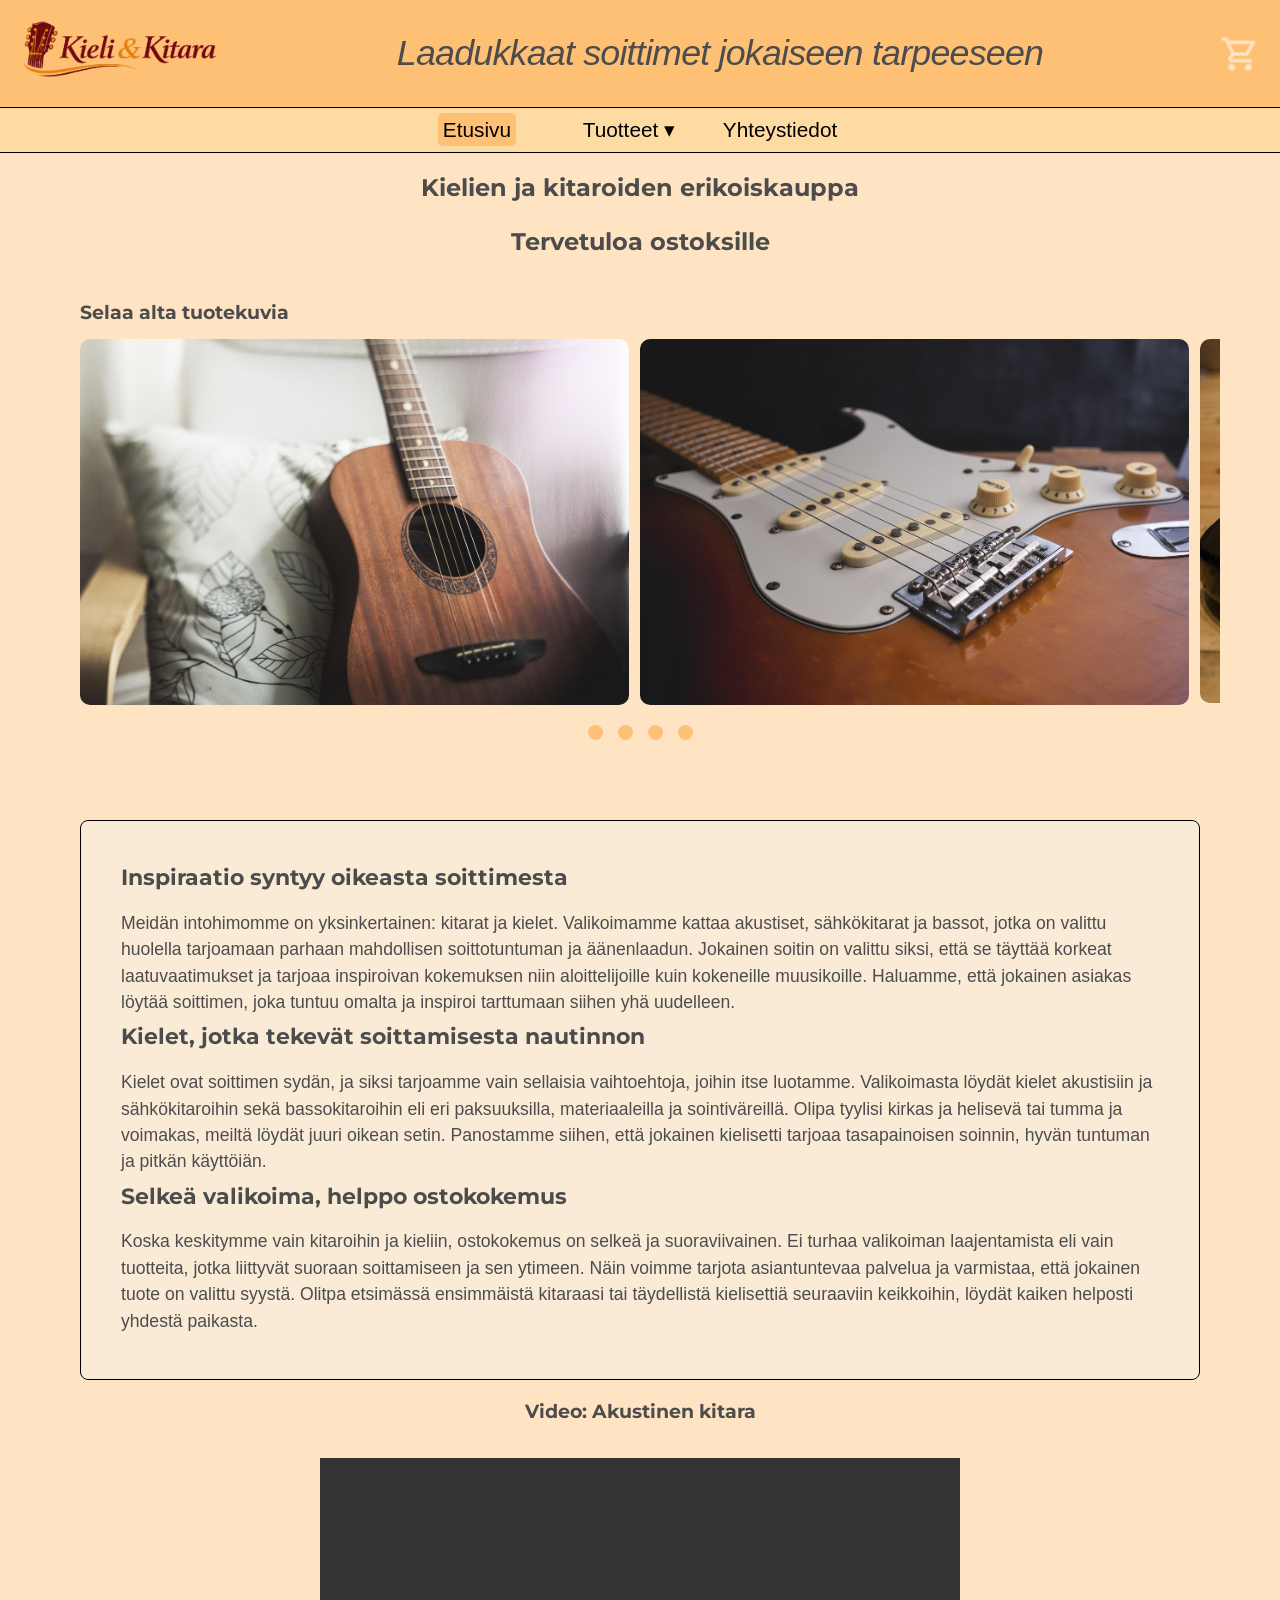
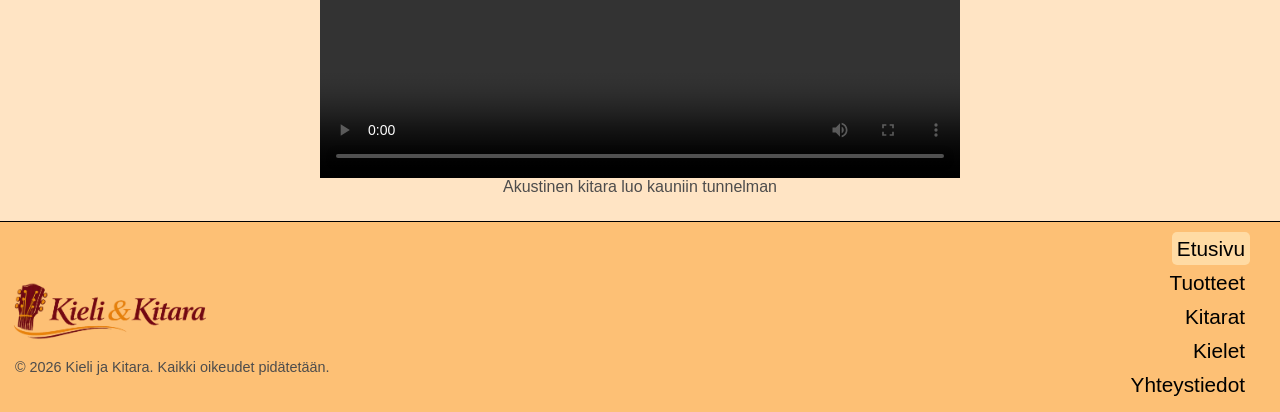
<file: index.html>
<!DOCTYPE html>
<html lang="fi">

<head>
    <meta charset="UTF-8">
    <meta name="viewport" content="width=device-width, initial-scale=1.0">
    <link href="css/styles.css" rel="stylesheet">
    <link href="https://fonts.googleapis.com/css2?family=Montserrat:ital,wght@0,100..900;1,100..900&display=swap"
        rel="stylesheet">
    <link rel="icon" href="images/favicon.ico" type="images/svg+xml">
    <title>Tervetuloa Kieli ja Kitara verkkokauppaan!</title>
</head>

<body>
    <div class="container">

        <!-- HEADER ALKAA -->
        <header class="header">
            <a href="index.html">
                <img class="logo" src="images/logo.png" alt="Logossa virityskoneisto sekä teksti kieli ja kitara"
                width="200" height="60">
            </a>

            <!-- HEADER TEKSTI -->
            <p class="logo-txt">Laadukkaat soittimet jokaiseen tarpeeseen</p>

            <!-- OSTOSKORIN KUVA -->
            <a href="#" class="cart-btn">
                <img src="images/shoppingCart.png" alt="Ostoskärryjen kuva" width="50" height="50">
            </a>
        </header>
        <!-- HEADER LOPPUU -->

        <!-- NAVIGATION ALKAA -->
        <nav class="nav">

            <!-- LINKIT -->
            <ul>
                <li><a href="index.html" class="active">Etusivu</a></li>

                <!-- DROPDOWN VALIKKO -->
                <li class="dropdown">
                    <a href="tuotteet.html">Tuotteet &#9662;</a>

                    <ul class="dropdown-menu">
                        <li><a href="kitarat.html">Kitarat</a></li>
                        <li><a href="kielet.html">Kielet</a></li>
                    </ul>
                </li>
                <!-- DROPDOWN VALIKKO PÄÄTTYY-->

                <li><a href="yhteys.html">Yhteystiedot</a></li>
            </ul>
        </nav>
        <!-- NAVIGOINTI LOPPUU -->

        <!-- SISÄLTÖALUE-->
        <main class="main">

            <!-- OTSIKOT -->
            <section class="otsikot">
                <h1>Kielien ja kitaroiden erikoiskauppa</h1>
                <h2>Tervetuloa ostoksille</h2>
            </section>

            <!-- KARUSELLI -->
            <section class="carousel-container">
                <h3>Selaa alta tuotekuvia</h3>

                <!-- NAVIGOINTI PAINIKKEET TOIMINTO -->
                <input type="radio" name="slider" id="slide1" checked>
                <input type="radio" name="slider" id="slide2">
                <input type="radio" name="slider" id="slide3">
                <input type="radio" name="slider" id="slide4">

                <!-- KARUSELLI -->
                <div class="carousel">
                    <figure class="carousel-card">
                        <img src="images/acoustic.jpg" alt="Akustinen kitara"
                        width="640" height="360">
                    </figure>

                    <figure class="carousel-card">
                        <img src="images/electric.jpg" alt="Sähkökitara" 
                        width="640" height="360">
                    </figure>

                    <figure class="carousel-card">
                        <img src="images/bass.jpg" alt="Bassokitara" 
                        width="640" height="360">
                    </figure>

                    <figure class="carousel-card">
                        <img src="images/electric2.jpg" alt="Sähkökitara" 
                        width="640" height="360">
                    </figure>

                    <figure class="carousel-card">
                        <img src="images/electric3.jpg" alt="Sähkökitara" 
                        width="640" height="360">
                    </figure>
                </div>

                <!-- NAVIGOINTI PAINIKKEET -->
                <nav class="carousel-nav">
                    <label for="slide1"></label>
                    <label for="slide2"></label>
                    <label for="slide3"></label>
                    <label for="slide4"></label>
                </nav>

            </section>
            <!-- KARUSELLI PÄÄTTYY -->

            <!-- TEKSTISISÄLTÖ ALKAA -->
            <article class="tekstit">
                <h3>Inspiraatio syntyy oikeasta soittimesta</h3>
                <p>
                    Meidän intohimomme on yksinkertainen: kitarat ja kielet. Valikoimamme kattaa akustiset, sähkökitarat
                    ja
                    bassot, jotka on valittu huolella tarjoamaan parhaan mahdollisen soittotuntuman ja äänenlaadun.
                    Jokainen
                    soitin on valittu siksi, että se täyttää korkeat laatuvaatimukset ja tarjoaa inspiroivan kokemuksen
                    niin
                    aloittelijoille kuin kokeneille muusikoille. Haluamme, että jokainen asiakas löytää soittimen, joka
                    tuntuu omalta ja
                    inspiroi tarttumaan siihen yhä uudelleen.
                </p>
                <h3>Kielet, jotka tekevät soittamisesta nautinnon</h3>
                <p>Kielet ovat soittimen sydän, ja siksi tarjoamme vain sellaisia vaihtoehtoja, joihin itse luotamme.
                    Valikoimasta löydät kielet akustisiin ja sähkökitaroihin sekä bassokitaroihin eli eri paksuuksilla,
                    materiaaleilla ja
                    sointiväreillä. Olipa tyylisi kirkas ja helisevä tai tumma ja voimakas, meiltä löydät juuri oikean
                    setin. Panostamme siihen, että jokainen kielisetti tarjoaa tasapainoisen soinnin, hyvän tuntuman ja
                    pitkän
                    käyttöiän.
                </p>
                <h3>Selkeä valikoima, helppo ostokokemus</h3>
                <p> Koska keskitymme vain kitaroihin ja kieliin, ostokokemus on selkeä ja suoraviivainen. Ei turhaa
                    valikoiman
                    laajentamista eli vain tuotteita, jotka liittyvät suoraan soittamiseen ja sen ytimeen. Näin voimme
                    tarjota
                    asiantuntevaa palvelua ja varmistaa, että jokainen tuote on valittu syystä. Olitpa etsimässä
                    ensimmäistä
                    kitaraasi tai täydellistä kielisettiä seuraaviin keikkoihin, löydät kaiken helposti yhdestä
                    paikasta.
                </p>
            </article>
            <!-- TEKSTISISÄLTÖ PÄÄTTYY -->

            <!-- VIDEO SISÄLTÖ -->
            <section class="video">
                <h3>Video: Akustinen kitara</h3>
                
                <video controls preload="metadata" width="640" height="360">
                    <source src="videos/guitar_video.mp4" type="video/mp4">
                </video>
                <p>Akustinen kitara luo kauniin tunnelman</p>
            </section>
            <!-- VIDEO SISÄLTÖ PÄÄTTYY -->
        </main>

        <!-- FOOTERI ALKAA -->
        <footer class="footer">
            <div class="footer-left">
                <a href="index.html">
                    <img class="footer-logo" src="images/logo.png"
                        alt="logossa virityskoneisto sekä teksti kieli ja kitara" 
                        width="200" height="60">
                </a>
                <!-- COPYRIGHT TEKSTI-->
                <p class="copyright">© 2026 Kieli ja Kitara. Kaikki oikeudet pidätetään.</p>
            </div>

            <!-- NAVIGOINTI LINKIT -->
            <nav class="footer-nav">
                <ul>
                    <li><a href="index.html" class="active">Etusivu</a></li>
                    <li><a href="tuotteet.html">Tuotteet</a></li>
                    <li><a href="kitarat.html">Kitarat</a></li>
                    <li><a href="kielet.html">Kielet</a></li>
                    <li><a href="yhteys.html">Yhteystiedot</a></li>
                </ul>
            </nav>
        </footer>
        <!-- FOOTERI PÄÄTTYY-->
    </div>
</body>

</html>
</file>
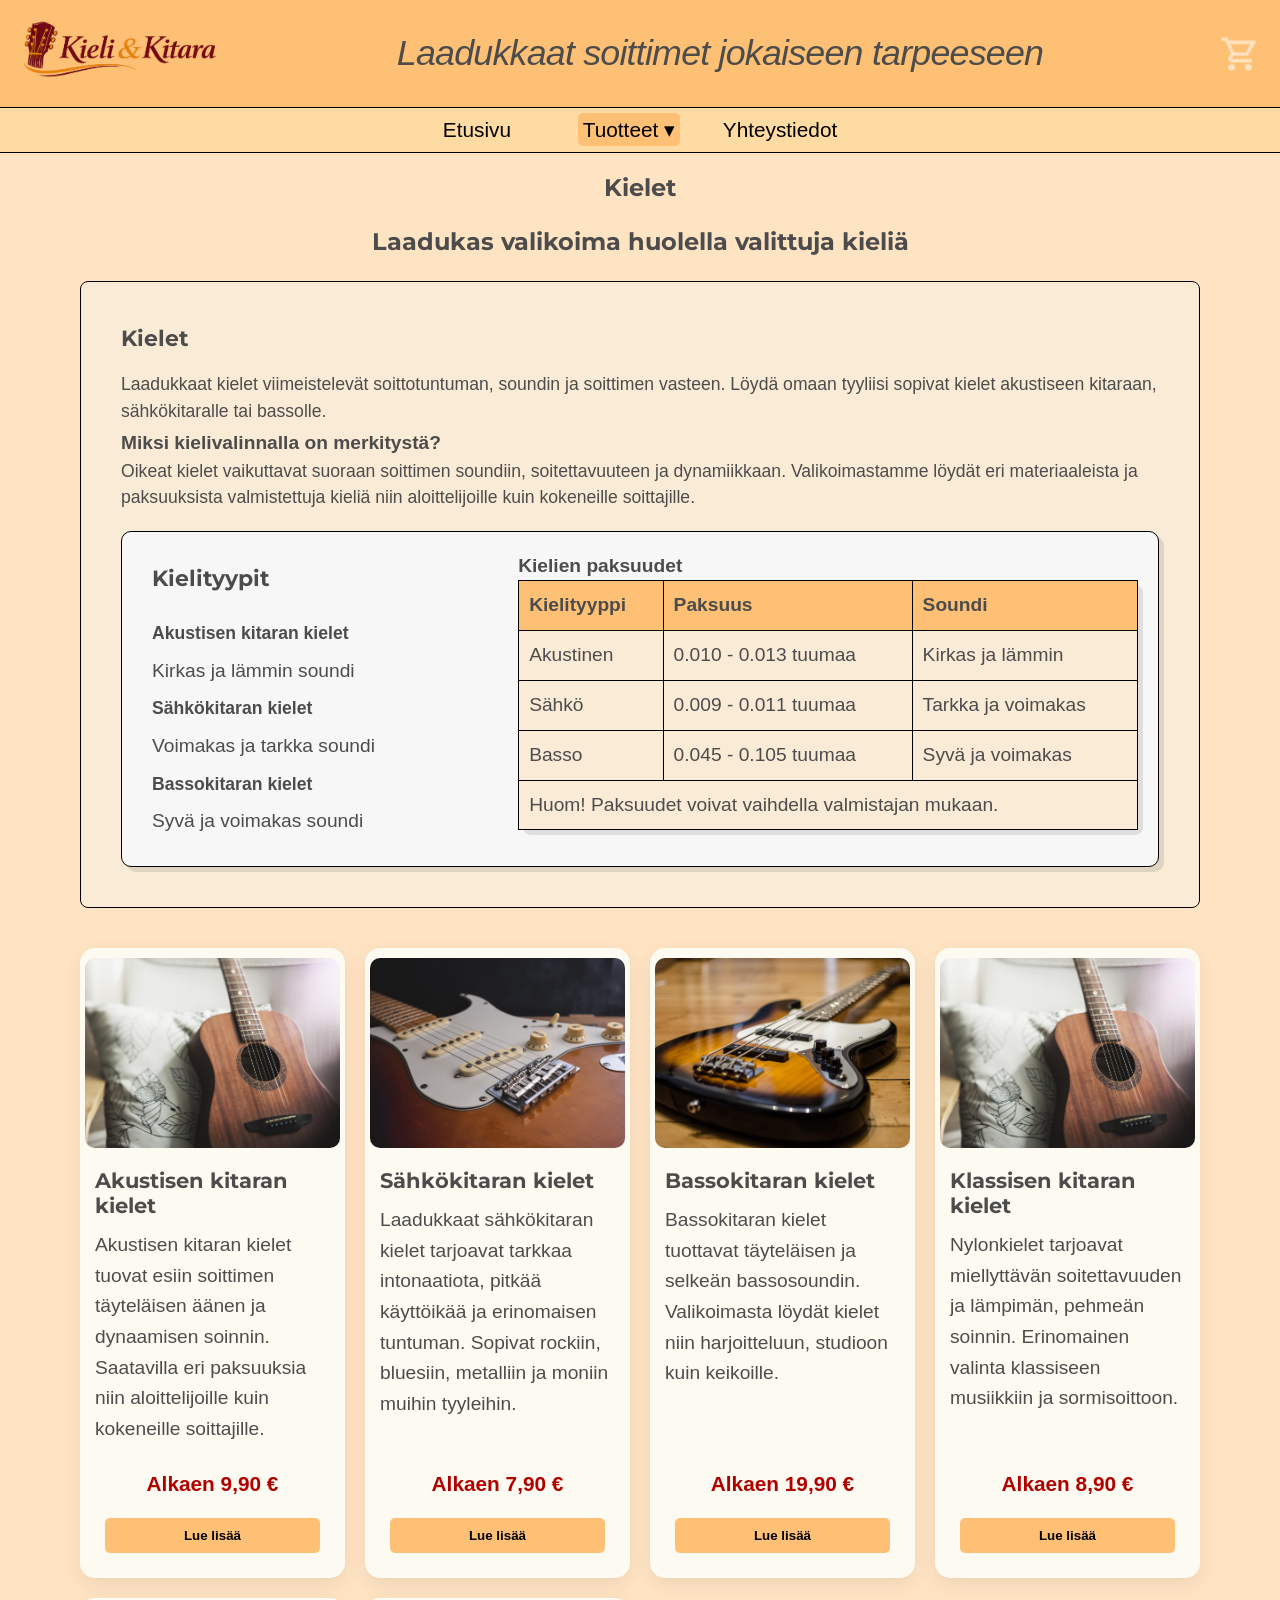
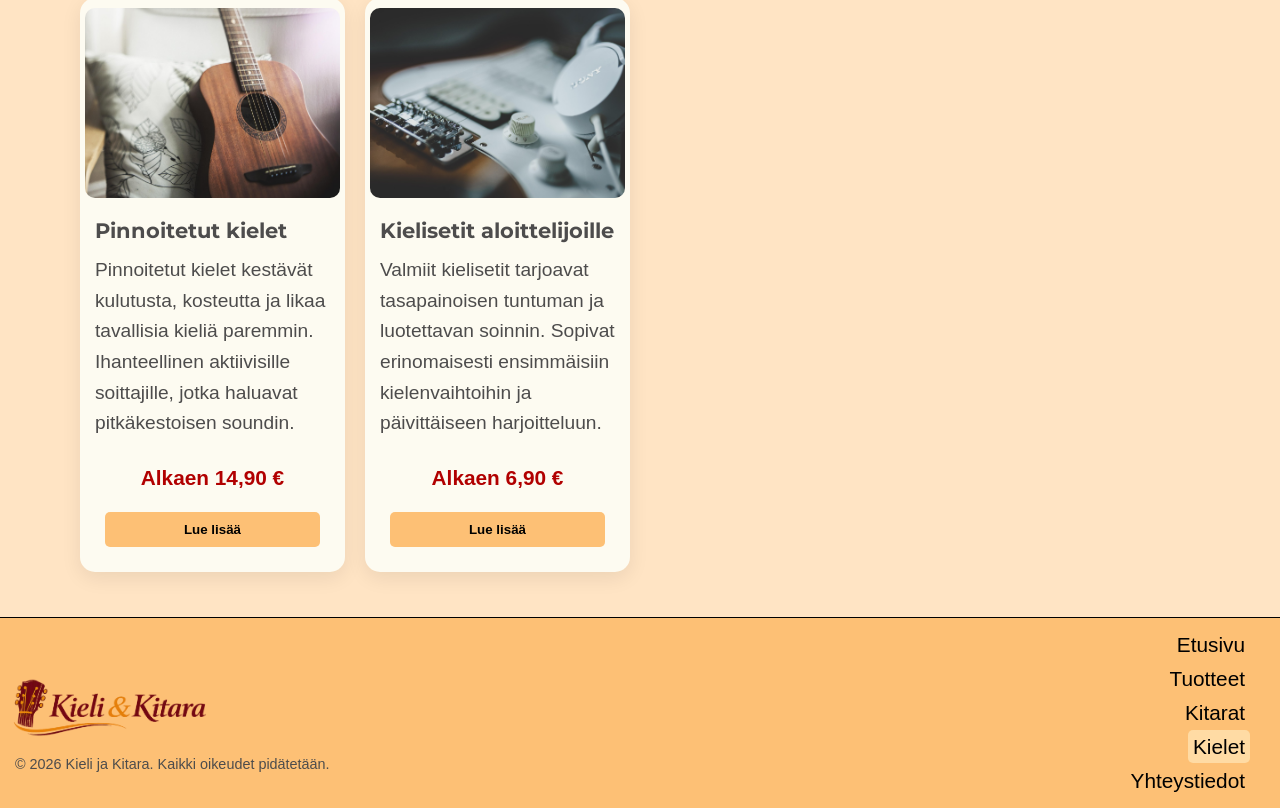
<file: kielet.html>
<!DOCTYPE html>
<html lang="fi">

<head>
    <meta charset="UTF-8">
    <meta name="viewport" content="width=device-width, initial-scale=1.0">
    <link href="css/styles.css" rel="stylesheet">
    <link href="https://fonts.googleapis.com/css2?family=Montserrat:ital,wght@0,100..900;1,100..900&display=swap"
        rel="stylesheet">
    <link rel="icon" href="images/favicon.ico" type="images/svg+xml">
    <title>Kielet</title>
</head>

<body>
    <div class="container">

        <!-- HEADER ALKAA -->
        <header class="header">
            <a href="index.html">
                <img class="logo" src="images/logo.png" alt="logossa virityskoneisto sekä teksti kieli ja kitara"
                    width="200" height="60">
            </a>

            <!-- HEADER TEKSTI -->
            <p class="logo-txt">Laadukkaat soittimet jokaiseen tarpeeseen</p>

            <!-- OSTOSKORIN KUVA -->
            <a href="#" class="cart-btn">
                <img src="images/shoppingCart.png" alt="Ostoskärryjen kuva" width="50" height="50">
            </a>
        </header>
        <!-- HEADER LOPPUU -->

        <!-- NAVIGATION ALKAA -->
        <nav class="nav">

            <!-- LINKIT -->
            <ul>
                <li><a href="index.html">Etusivu</a></li>

                <!-- DROPDOWN VALIKKO-->
                <li class="dropdown">
                    <a href="tuotteet.html" class="active">Tuotteet &#9662;</a>

                    <ul class="dropdown-menu">
                        <li><a href="kitarat.html">Kitarat</a></li>
                        <li><a href="kielet.html" class="active">Kielet</a></li>
                    </ul>
                </li>
                <!-- DROPDOWN VALIKKO PÄÄTTYY-->

                <li><a href="yhteys.html">Yhteystiedot</a></li>
            </ul>
        </nav>
        <!-- NAVIGOINTI LOPPUU -->

        <!-- SISÄLTÖALUE-->
        <main class="main">

            <!-- OTSIKOT -->
            <section class="otsikot">
                <h1>Kielet</h1>
                <h2>Laadukas valikoima huolella valittuja kieliä</h2>
            </section>

            <!-- TEKSTISISÄLTÖ ALKAA -->
            <article class="tekstit">
                <h3>Kielet</h3>
                <p>
                    Laadukkaat kielet viimeistelevät soittotuntuman, soundin ja soittimen vasteen.
                    Löydä omaan tyyliisi sopivat kielet akustiseen kitaraan, sähkökitaralle tai bassolle.
                </p>
                <h4>Miksi kielivalinnalla on merkitystä?</h4>
                <p>
                    Oikeat kielet vaikuttavat suoraan soittimen soundiin, soitettavuuteen ja dynamiikkaan.
                    Valikoimastamme löydät eri materiaaleista ja paksuuksista valmistettuja
                    kieliä niin aloittelijoille kuin kokeneille soittajille.
                </p>

                <!-- KIELILISTA ALKAA -->
                <section class="kielilista">
                    <ul>
                        <li>
                        <h3>Kielityypit</h3>
                        </li>
                        <li>
                            <strong>Akustisen kitaran kielet</strong>
                            Kirkas ja lämmin soundi
                        </li>
                        <li>
                            <strong>Sähkökitaran kielet</strong>
                            Voimakas ja tarkka soundi
                        </li>
                        <li>
                            <strong>Bassokitaran kielet</strong>
                            Syvä ja voimakas soundi
                        </li>
                    </ul>
                    <!-- KIELILISTA LOPPUU -->

                    <!-- KIELITAULUKKO ALKAA -->
                    <section class="kielitaulukko">
                        <h4>Kielien paksuudet</h4>
                        <table>
                            <thead>
                                <tr>
                                    <th>Kielityyppi</th>
                                    <th>Paksuus</th>
                                    <th>Soundi</th>
                                </tr>
                            </thead>
                            <tbody>
                                <tr>
                                    <td>Akustinen</td>
                                    <td>0.010 - 0.013 tuumaa</td>
                                    <td>Kirkas ja lämmin</td>
                                </tr>
                                <tr>
                                    <td>Sähkö</td>
                                    <td>0.009 - 0.011 tuumaa</td>
                                    <td>Tarkka ja voimakas</td>
                                </tr>
                                <tr>
                                    <td>Basso</td>
                                    <td>0.045 - 0.105 tuumaa</td>
                                    <td>Syvä ja voimakas</td>
                                </tr>
                            </tbody>
                            <tfoot>
                                <tr>
                                    <td colspan="3">Huom! Paksuudet voivat vaihdella valmistajan mukaan.</td>
                                </tr>
                            </tfoot>
                        </table>
                    </section>
                </section>
            </article>

            <!-- TUOTEKORTIT-->
            <div class="card-container">
                <article class="product-card">
                    <img src="images/acoustic.jpg" alt="Akustinen kitara" width="640" height="360">

                    <div class="card-content">
                        <h3>Akustisen kitaran kielet</h3>
                        <p>Akustisen kitaran kielet tuovat esiin soittimen täyteläisen äänen ja dynaamisen soinnin.
                            Saatavilla eri paksuuksia niin aloittelijoille kuin kokeneille soittajille.</p>
                        <div class="price">Alkaen 9,90 €</div>

                        <button class="button">Lue lisää</button>
                    </div>
                </article>
                <article class="product-card">
                    <img src="images/electric.jpg" alt="Sähkökitara" width="640" height="360">

                    <div class="card-content">
                        <h3>Sähkökitaran kielet</h3>
                        <p>Laadukkaat sähkökitaran kielet tarjoavat tarkkaa intonaatiota, pitkää käyttöikää
                            ja erinomaisen tuntuman. Sopivat rockiin, bluesiin, metalliin ja moniin muihin tyyleihin.
                        </p>
                        <div class="price">Alkaen 7,90 €</div>

                        <button class="button">Lue lisää</button>
                    </div>
                </article>
                <article class="product-card">
                    <img src="images/bass.jpg" alt="Bassokitara" width="640" height="360">

                    <div class="card-content">
                        <h3>Bassokitaran kielet</h3>
                        <p>Bassokitaran kielet tuottavat täyteläisen ja selkeän bassosoundin.
                            Valikoimasta löydät kielet niin harjoitteluun, studioon kuin keikoille.</p>
                        <div class="price">Alkaen 19,90 €</div>

                        <button class="button">Lue lisää</button>
                    </div>
                </article>
                <article class="product-card">
                    <img src="images/acoustic.jpg" alt="Akustinen kitara" width="640" height="360">

                    <div class="card-content">
                        <h3>Klassisen kitaran kielet</h3>
                        <p>Nylonkielet tarjoavat miellyttävän soitettavuuden ja lämpimän, pehmeän soinnin.
                            Erinomainen valinta klassiseen musiikkiin ja sormisoittoon.</p>
                        <div class="price">Alkaen 8,90 €</div>

                        <button class="button">Lue lisää</button>
                    </div>
                </article>
                <article class="product-card">
                    <img src="images/acoustic.jpg" alt="Akustinen kitara" width="640" height="360">

                    <div class="card-content">
                        <h3>Pinnoitetut kielet</h3>
                        <p>Pinnoitetut kielet kestävät kulutusta, kosteutta ja likaa tavallisia kieliä paremmin.
                            Ihanteellinen aktiivisille soittajille, jotka haluavat pitkäkestoisen soundin.</p>
                        <div class="price">Alkaen 14,90 €</div>

                        <button class="button">Lue lisää</button>
                    </div>
                </article>
                <article class="product-card">
                    <img src="images/electric3.jpg" alt="Sähkökitara" width="640" height="360">

                    <div class="card-content">
                        <h3>Kielisetit aloittelijoille</h3>
                        <p>Valmiit kielisetit tarjoavat tasapainoisen tuntuman ja luotettavan soinnin.
                            Sopivat erinomaisesti ensimmäisiin kielenvaihtoihin ja päivittäiseen harjoitteluun.</p>
                        <div class="price">Alkaen 6,90 €</div>

                        <button class="button">Lue lisää</button>
                    </div>
                </article>
            </div>
        </main>

        <!-- FOOTERI ALKAA -->
        <footer class="footer">
            <div class="footer-left">
                <a href="index.html">
                    <img class="footer-logo" src="images/logo.png"
                        alt="logossa virityskoneisto sekä teksti kieli ja kitara" width="200" height="60">
                </a>
                <!-- COPYRIGHT TEKSTI-->
                <p class="copyright">© 2026 Kieli ja Kitara. Kaikki oikeudet pidätetään.</p>
            </div>

            <!-- NAVIGOINTI LINKIT -->
            <nav class="footer-nav">
                <ul>
                    <li><a href="index.html">Etusivu</a></li>
                    <li><a href="tuotteet.html">Tuotteet</a></li>
                    <li><a href="kitarat.html">Kitarat</a></li>
                    <li><a href="kielet.html" class="active">Kielet</a></li>
                    <li><a href="yhteys.html">Yhteystiedot</a></li>
                </ul>
            </nav>
        </footer>
        <!-- FOOTERI PÄÄTTYY-->
    </div>
</body>

</html>
</file>
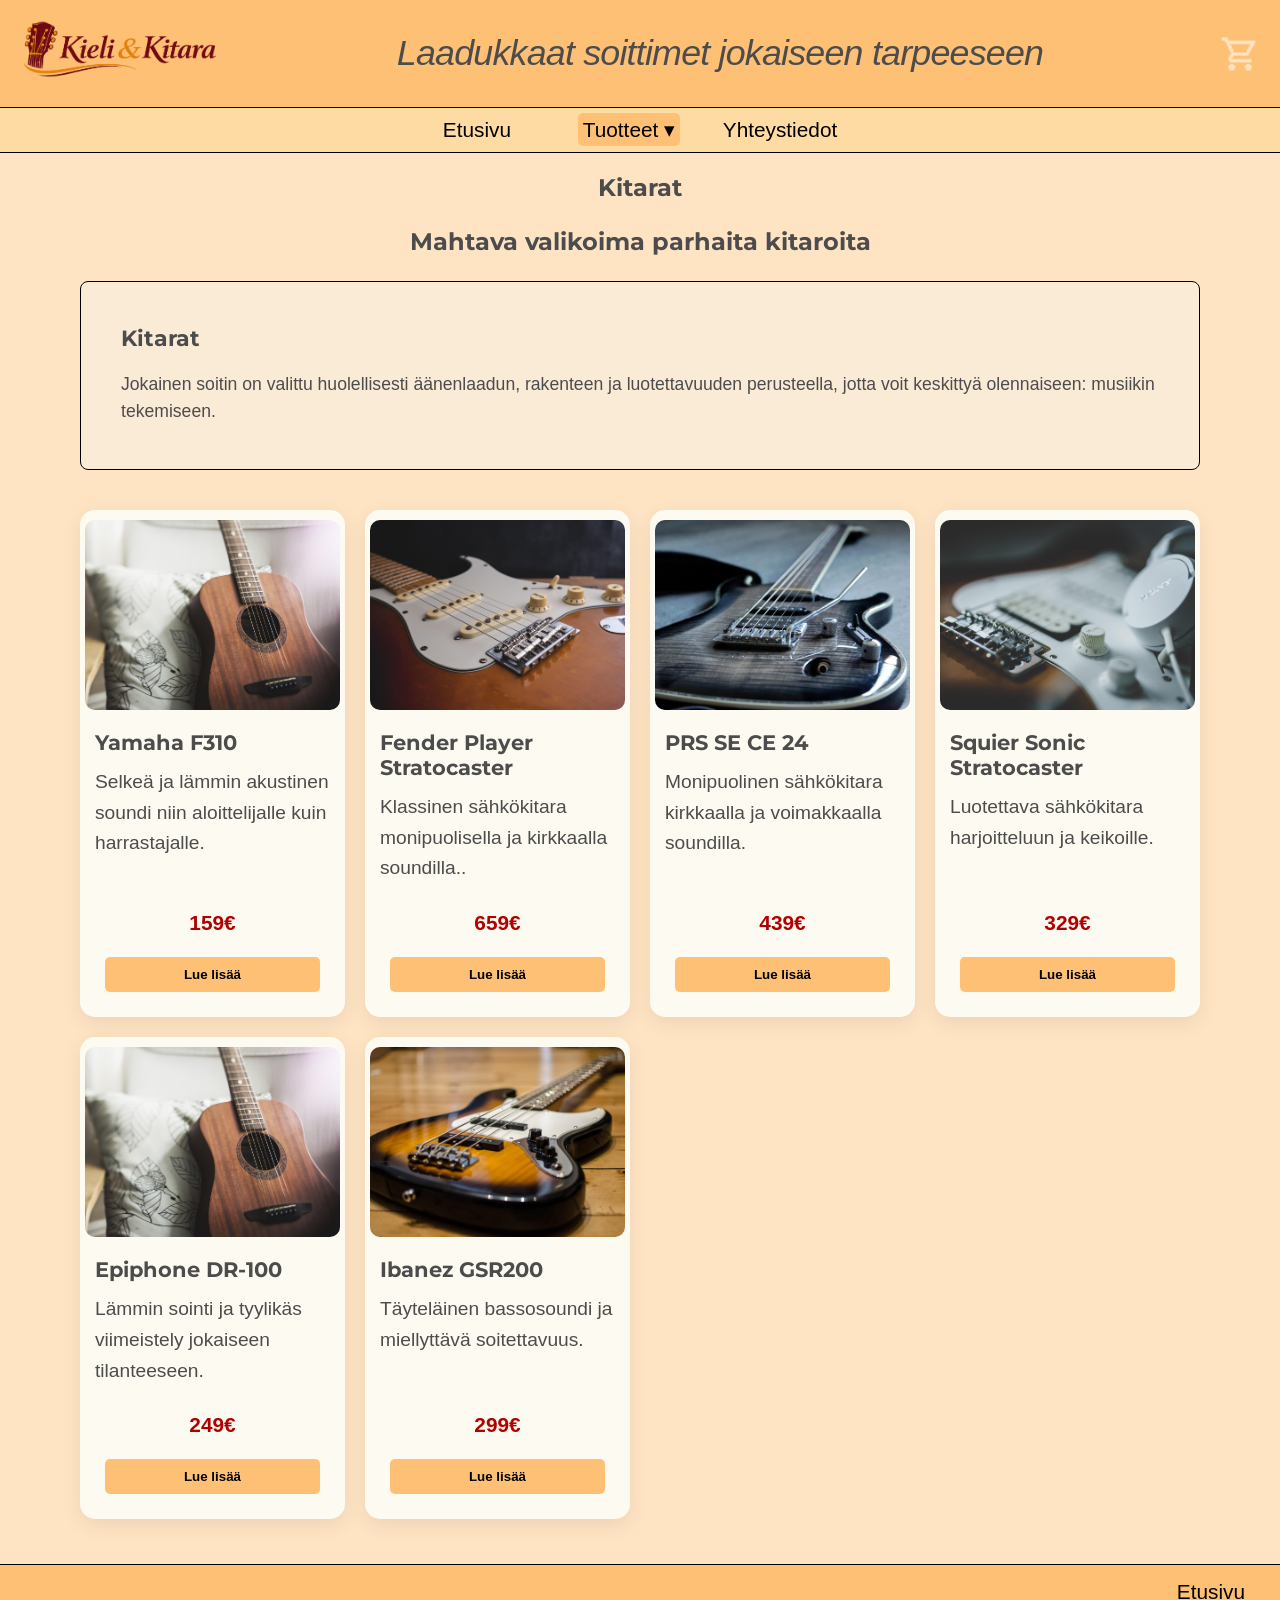
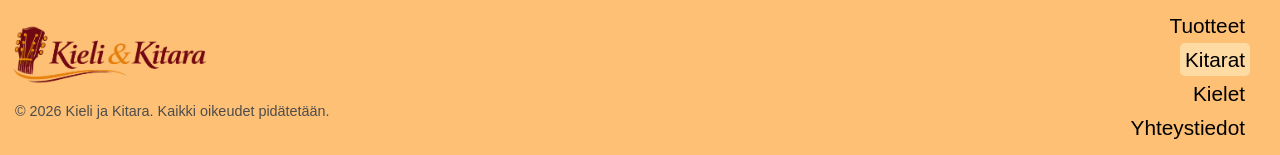
<file: kitarat.html>
<!DOCTYPE html>
<html lang="fi">

<head>
    <meta charset="UTF-8">
    <meta name="viewport" content="width=device-width, initial-scale=1.0">
    <link href="css/styles.css" rel="stylesheet">
    <link href="https://fonts.googleapis.com/css2?family=Montserrat:ital,wght@0,100..900;1,100..900&display=swap"
        rel="stylesheet">
    <link rel="icon" href="images/favicon.ico" type="images/svg+xml">
    <title>Kitarat</title>
</head>

<body>
    <div class="container">

        <!-- HEADER ALKAA -->
        <header class="header">
            <a href="index.html">
                <img class="logo" src="images/logo.png" alt="logossa virityskoneisto sekä teksti kieli ja kitara" 
                width="200" height="60">
            </a>

            <!-- HEADER TEKSTI -->
            <p class="logo-txt">Laadukkaat soittimet jokaiseen tarpeeseen</p>

            <!-- OSTOSKORIN KUVA -->
            <a href="#" class="cart-btn">
                <img src="images/shoppingCart.png" alt="Ostoskärryjen kuva" width="50" height="50">
            </a>
        </header>
        <!-- HEADER LOPPUU -->

        <!-- NAVIGATION ALKAA -->
        <nav class="nav">

            <!-- LINKIT -->
            <ul>
                <li><a href="index.html">Etusivu</a></li>

                <!-- DROPDOWN VALIKKO-->
                <li class="dropdown">
                    <a href="tuotteet.html" class="active">Tuotteet &#9662;</a>

                    <ul class="dropdown-menu">
                        <li><a href="kitarat.html" class="active">Kitarat</a></li>
                        <li><a href="kielet.html">Kielet</a></li>
                    </ul>
                </li>
                <!-- DROPDOWN VALIKKO PÄÄTTYY-->

                <li><a href="yhteys.html">Yhteystiedot</a></li>
            </ul>
        </nav>
        <!-- NAVIGOINTI LOPPUU -->

        <!-- SISÄLTÖALUE-->
        <main class="main">

            <!-- OTSIKOT -->
            <section class="otsikot">
                <h1>Kitarat</h1>
                <h2>Mahtava valikoima parhaita kitaroita</h2>
            </section>

            <!-- TEKSTISISÄLTÖ ALKAA -->
            <article class="tekstit">
                <h3>Kitarat</h3>
                <p>
                    Jokainen soitin on
                    valittu
                    huolellisesti äänenlaadun, rakenteen ja luotettavuuden perusteella, jotta voit keskittyä
                    olennaiseen:
                    musiikin tekemiseen.
                </p>
            </article>

            <!-- TUOTEKORTIT -->
            <div class="card-container">
                <article class="product-card">
                    <img src="images/acoustic.jpg" alt="Akustinen kitara"
                    width="640" height="360">

                    <div class="card-content">
                        <h3>Yamaha F310</h3>
                        <p>Selkeä ja lämmin akustinen soundi niin aloittelijalle kuin harrastajalle.</p>
                        <div class="price">159€</div>

                        <button class="button">Lue lisää</button>
                    </div>
                </article>
                <article class="product-card">
                    <img src="images/electric.jpg" alt="Sähkökitara"
                    width="640" height="360">

                    <div class="card-content">
                        <h3>Fender Player Stratocaster</h3>
                        <p>Klassinen sähkökitara monipuolisella ja kirkkaalla soundilla..</p>
                        <div class="price">659€</div>

                        <button class="button">Lue lisää</button>
                    </div>
                </article>
                <article class="product-card">
                    <img src="images/electric2.jpg" alt="Sähkökitara"
                    width="640" height="360">

                    <div class="card-content">
                        <h3>PRS SE CE 24</h3>
                        <p>Monipuolinen sähkökitara kirkkaalla ja voimakkaalla soundilla.</p>
                        <div class="price">439€</div>

                        <button class="button">Lue lisää</button>
                    </div>
                </article>
                <article class="product-card">
                    <img src="images/electric3.jpg" alt="Sähkökitara"
                    width="640" height="360">

                    <div class="card-content">
                        <h3>Squier Sonic Stratocaster</h3>
                        <p>Luotettava sähkökitara harjoitteluun ja keikoille.</p>
                        <div class="price">329€</div>

                        <button class="button">Lue lisää</button>
                    </div>
                </article>
                <article class="product-card">
                    <img src="images/acoustic.jpg" alt="Akustinen kitara"
                    width="640" height="360">

                    <div class="card-content">
                        <h3>Epiphone DR-100</h3>
                        <p>Lämmin sointi ja tyylikäs viimeistely jokaiseen tilanteeseen.</p>
                        <div class="price">249€</div>

                        <button class="button">Lue lisää</button>
                    </div>
                </article>
                <article class="product-card">
                    <img src="images/bass.jpg" alt="Bassokitara"
                    width="640" height="360">

                    <div class="card-content">
                        <h3>Ibanez GSR200</h3>
                        <p>Täyteläinen bassosoundi ja miellyttävä soitettavuus.</p>
                        <div class="price">299€</div>

                        <button class="button">Lue lisää</button>
                    </div>
                </article>
            </div>
        </main>

        <!-- FOOTERI ALKAA -->
        <footer class="footer">
            <div class="footer-left">
                <a href="index.html">
                    <img class="footer-logo" src="images/logo.png"
                        alt="logossa virityskoneisto sekä teksti kieli ja kitara" 
                        width="200" height="60">
                </a>
                <!-- COPYRIGHT TEKSTI-->
                <p class="copyright">© 2026 Kieli ja Kitara. Kaikki oikeudet pidätetään.</p>
            </div>

            <!-- NAVIGOINTI LINKIT -->
            <nav class="footer-nav">
                <ul>
                    <li><a href="index.html">Etusivu</a></li>
                    <li><a href="tuotteet.html">Tuotteet</a></li>
                    <li><a href="kitarat.html" class="active">Kitarat</a></li>
                    <li><a href="kielet.html">Kielet</a></li>
                    <li><a href="yhteys.html">Yhteystiedot</a></li>
                </ul>
            </nav>
        </footer>
        <!-- FOOTERI PÄÄTTYY-->
    </div>
</body>

</html>
</file>
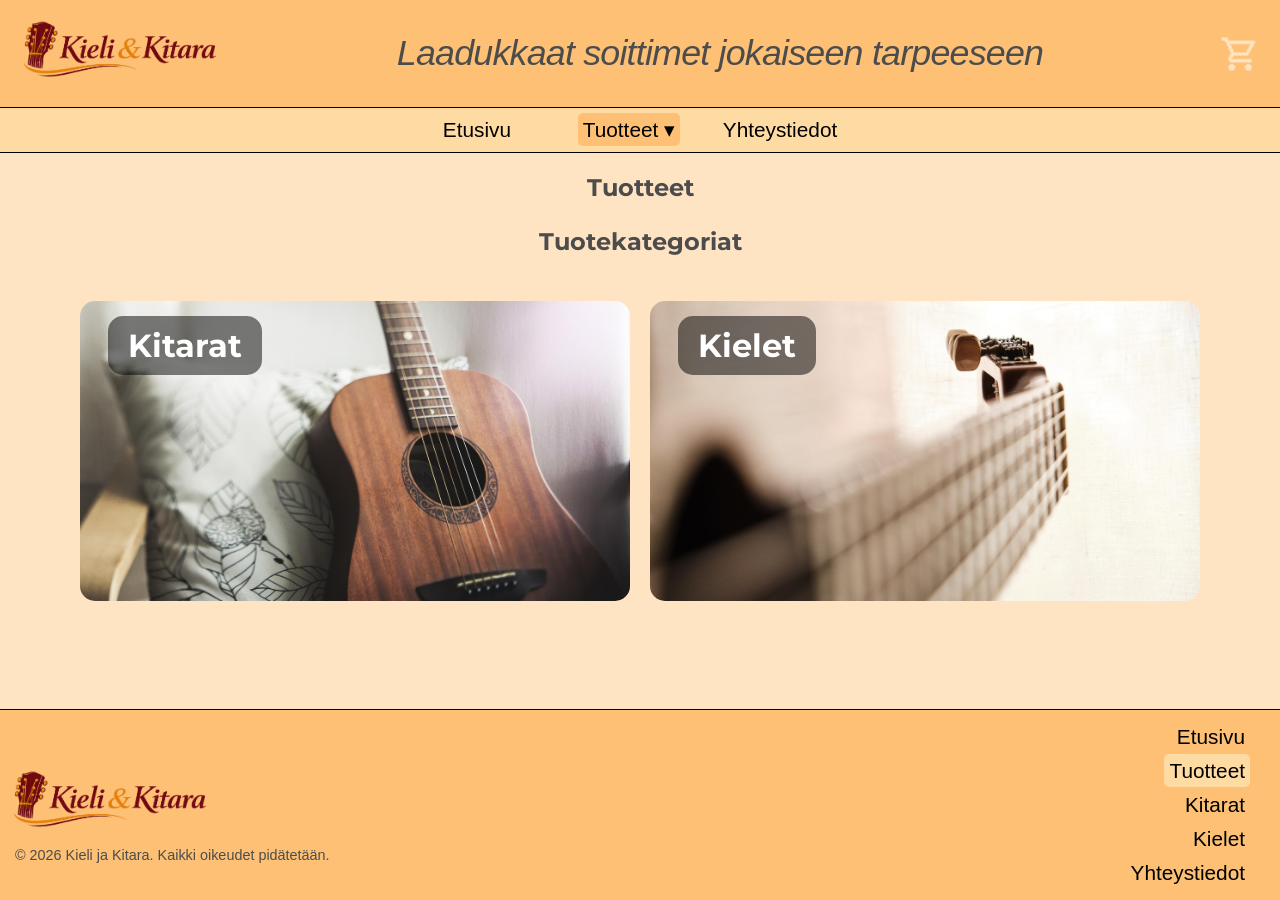
<file: tuotteet.html>
<!DOCTYPE html>
<html lang="fi">

<head>
    <meta charset="UTF-8">
    <meta name="viewport" content="width=device-width, initial-scale=1.0">
    <link href="css/styles.css" rel="stylesheet">
    <link href="https://fonts.googleapis.com/css2?family=Montserrat:ital,wght@0,100..900;1,100..900&display=swap"
        rel="stylesheet">
    <link rel="icon" href="images/favicon.ico" type="images/svg+xml">
    <title>Tuotteet</title>
</head>

<body>
    <div class="container">

        <!-- HEADER ALKAA -->
        <header class="header">
            <a href="index.html">
                <img class="logo" src="images/logo.png" alt="logossa virityskoneisto sekä teksti kieli ja kitara"
                    width="200" height="60">
            </a>

            <!-- HEADER TEKSTI -->
            <p class="logo-txt">Laadukkaat soittimet jokaiseen tarpeeseen</p>

            <!-- OSTOSKORIN KUVA -->
            <a href="#" class="cart-btn">
                <img src="images/shoppingCart.png" alt="Ostoskärryjen kuva" width="50" height="50">
            </a>
        </header>
        <!-- HEADER LOPPUU -->

        <!-- NAVIGATION ALKAA -->
        <nav class="nav">

            <!-- LINKIT -->
            <ul>
                <li><a href="index.html">Etusivu</a></li>

                <!-- DROPDOWN VALIKKO-->
                <li class="dropdown">
                    <a href="tuotteet.html" class="active">Tuotteet &#9662;</a>

                    <ul class="dropdown-menu">
                        <li><a href="kitarat.html">Kitarat</a></li>
                        <li><a href="kielet.html">Kielet</a></li>
                    </ul>
                </li>
                <!-- DROPDOWN VALIKKO PÄÄTTYY-->

                <li><a href="yhteys.html">Yhteystiedot</a></li>
            </ul>
        </nav>
        <!-- NAVIGOINTI LOPPUU -->

        <!-- SISÄLTÖALUE-->
        <main class="main">

            <!-- OTSIKOT -->
            <section class="otsikot">
                <h1>Tuotteet</h1>
                <h2>Tuotekategoriat</h2>
            </section>

            <!-- KATEGORIA KORTIT -->
            <section class="products-page-container">
                <a href="kitarat.html" class="products-page-card">
                    <img src="images/acoustic.jpg" alt="Akustinen kitara" width="640" height="360">
                    <h3>Kitarat</h3>
                </a>
                <a href="kielet.html" class="products-page-card">
                    <img src="images/strings.jpg" alt="Kitaran kielet" width="640" height="360">
                    <h3>Kielet</h3>
                </a>
            </section>
        </main>

        <!-- FOOTERI ALKAA -->
        <footer class="footer">
            <div class="footer-left">
                <a href="index.html">
                    <img class="footer-logo" src="images/logo.png"
                        alt="logossa virityskoneisto sekä teksti kieli ja kitara" width="200" height="60">
                </a>
                <!-- COPYRIGHT TEKSTI-->
                <p class="copyright">© 2026 Kieli ja Kitara. Kaikki oikeudet pidätetään.</p>
            </div>

            <!-- NAVIGOINTI LINKIT -->
            <nav class="footer-nav">
                <ul>
                    <li><a href="index.html">Etusivu</a></li>
                    <li><a href="tuotteet.html" class="active">Tuotteet</a></li>
                    <li><a href="kitarat.html">Kitarat</a></li>
                    <li><a href="kielet.html">Kielet</a></li>
                    <li><a href="yhteys.html">Yhteystiedot</a></li>
                </ul>
            </nav>
        </footer>
        <!-- FOOTERI PÄÄTTYY-->
    </div>
</body>

</html>
</file>
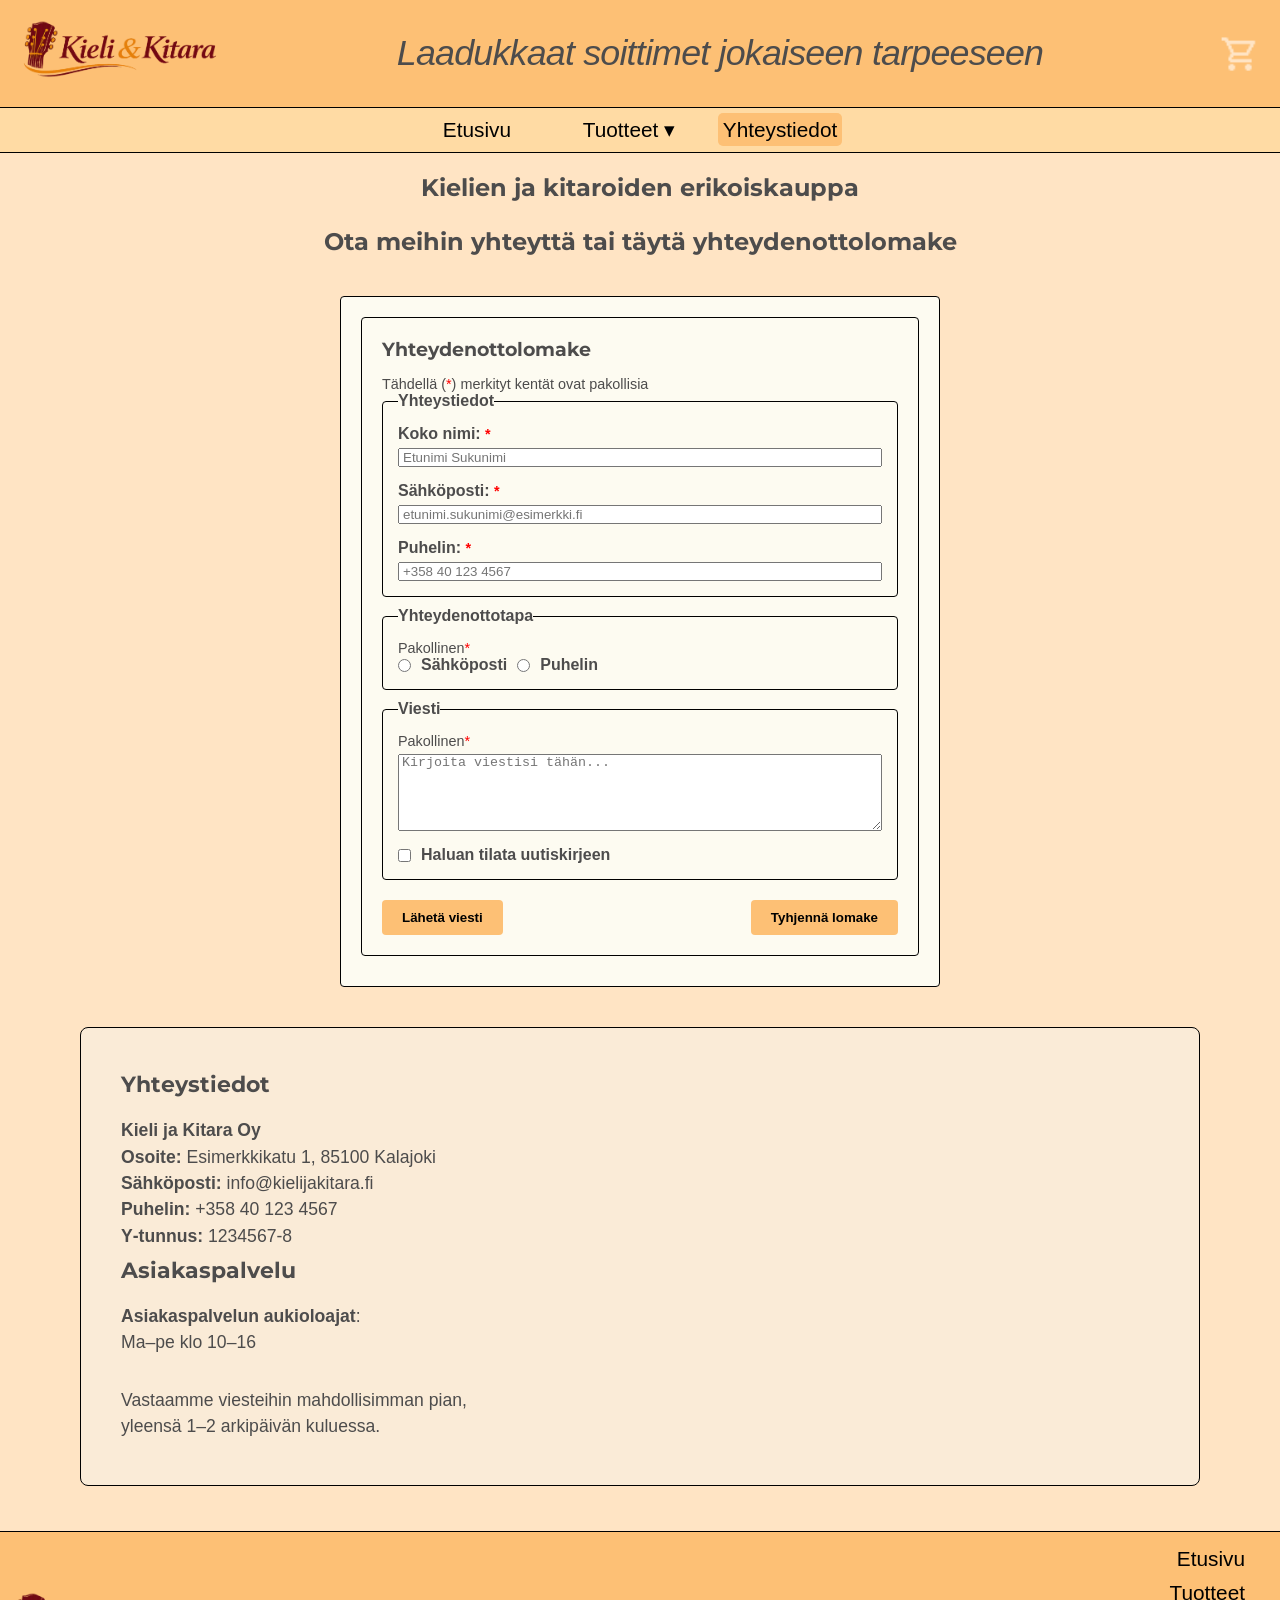
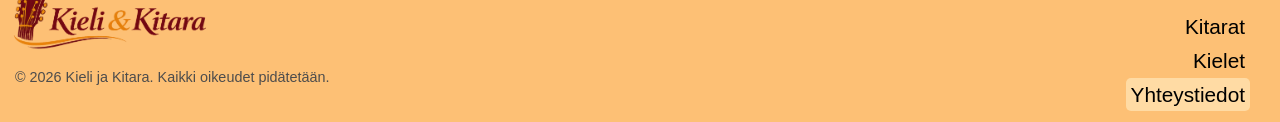
<file: yhteys.html>
<!DOCTYPE html>
<html lang="fi">

<head>
    <meta charset="UTF-8">
    <meta name="viewport" content="width=device-width, initial-scale=1.0">
    <link href="css/styles.css" rel="stylesheet">
    <link href="https://fonts.googleapis.com/css2?family=Montserrat:ital,wght@0,100..900;1,100..900&display=swap"
        rel="stylesheet">
    <link rel="icon" href="images/favicon.ico" type="images/svg+xml">
    <title>Yhteystiedot</title>
</head>

<body>
    <div class="container">

        <!-- HEADER ALKAA -->
        <header class="header">
            <a href="index.html">
                <img class="logo" src="images/logo.png" alt="logossa virityskoneisto sekä teksti kieli ja kitara"
                    width="200" height="60">
            </a>

            <!-- HEADER TEKSTI -->
            <p class="logo-txt">Laadukkaat soittimet jokaiseen tarpeeseen</p>

            <!-- OSTOSKORIN KUVA -->
            <a href="#" class="cart-btn">
                <img src="images/shoppingCart.png" alt="Ostoskärryjen kuva" width="50" height="50">
            </a>
        </header>
        <!-- HEADER LOPPUU -->

        <!-- NAVIGATION ALKAA -->
        <nav class="nav">

            <!-- LINKIT -->
            <ul>
                <li><a href="index.html">Etusivu</a></li>

                <!-- DROPDOWN VALIKKO-->
                <li class="dropdown">
                    <a href="tuotteet.html">Tuotteet &#9662;</a>

                    <ul class="dropdown-menu">
                        <li><a href="kitarat.html">Kitarat</a></li>
                        <li><a href="kielet.html">Kielet</a></li>
                    </ul>
                </li>
                <!-- DROPDOWN VALIKKO PÄÄTTYY-->

                <li><a href="yhteys.html" class="active">Yhteystiedot</a></li>
            </ul>
        </nav>

        <!-- SISÄLTÖALUE-->
        <main class="main">
            <section class="otsikot">
                <h1>Kielien ja kitaroiden erikoiskauppa</h1>
                <h2>Ota meihin yhteyttä tai täytä yhteydenottolomake</h2>
            </section>

            <!-- YHTEYDENOTTOLOMAKE ALKAA -->
            <section class="lomake">
                <form action="#" method="post">
                    <!-- YHTEYDENOTTOLOMAKE OTSIKKO -->
                    <h3>Yhteydenottolomake</h3>
                    <p>Tähdellä (<span class="pakollinen">*</span>) merkityt kentät ovat pakollisia</p>
                    <fieldset>
                        <legend>Yhteystiedot</legend>
                        <!-- NIMI -->
                        <div class="kentta">
                            <label for="name">
                                Koko nimi:
                                <span class="pakollinen">*</span>
                            </label>
                            <input type="text" id="name" name="kokonimi" placeholder="Etunimi Sukunimi"
                                autocomplete="name" maxlength="100" required>
                        </div>
                        <!-- SÄHKÖPOSTI -->
                        <div class="kentta">
                            <label for="email">
                                Sähköposti:
                                <span class="pakollinen">*</span>
                            </label>
                            <input type="email" id="email" name="sahkoposti" placeholder="etunimi.sukunimi@esimerkki.fi"
                                autocomplete="email" maxlength="100" required>
                        </div>
                        <!-- PUHELIN -->
                        <div class="kentta">
                            <label for="phone">
                                Puhelin:
                                <span class="pakollinen">*</span>
                            </label>
                            <input type="tel" id="phone" name="puhelin" placeholder="+358 40 123 4567"
                                autocomplete="tel" maxlength="20" required>
                        </div>
                    </fieldset>

                    <fieldset>
                        <legend>Yhteydenottotapa</legend>
                        <div class="kentta">
                            <p>Pakollinen<span class="pakollinen">*</span></p>
                            <!-- RADIOBUTTONS -->
                            <div class="valinta">
                                <input type="radio" id="contact-email" name="yhteydenottotapa" value="sahkoposti"
                                    required>
                                <label for="contact-email">Sähköposti</label>
                                <input type="radio" id="contact-phone" name="yhteydenottotapa" value="puhelin">
                                <label for="contact-phone">Puhelin</label>
                            </div>
                        </div>
                    </fieldset>

                    <fieldset>
                        <legend>Viesti</legend>
                        <!-- TEKSTIALUE -->
                        <div class="kentta">
                            <p>Pakollinen<span class="pakollinen">*</span></p>
                            <label for="message">
                            </label>
                            <textarea id="message" name="viesti" placeholder="Kirjoita viestisi tähän..." rows="5"
                                maxlength="1000" required></textarea>
                        </div>
                        <div class="valinta">
                            <input type="checkbox" id="subscribe" name="tilaa-uutiskirje">
                            <label for="subscribe">Haluan tilata uutiskirjeen</label>
                        </div>
                    </fieldset>
                    <!-- LÄHETÄ JA TYHJENNÄ NAPIT -->
                    <div class="painikkeet">
                        <button type="submit">Lähetä viesti</button>
                        <button type="reset" class="tyhjenna">Tyhjennä lomake</button>
                    </div>
                </form>
            </section>
            <!-- YHTEYDENOTTOLOMAKE PÄÄTTYY -->

            <!-- TEKSTISISÄLTÖ ALKAA -->
            <article class="tekstit">
                <h3>Yhteystiedot</h3>
                <p>
                    <strong>Kieli ja Kitara Oy</strong><br>
                    <strong>Osoite:</strong> Esimerkkikatu 1, 85100 Kalajoki<br>
                    <strong>Sähköposti:</strong> info@kielijakitara.fi<br>
                    <strong>Puhelin:</strong> +358 40 123 4567<br>
                    <strong>Y‑tunnus:</strong> 1234567-8<br>
                </p>
                <h3>Asiakaspalvelu</h3>
                <p>
                    <strong>Asiakaspalvelun aukioloajat</strong>:<br>
                    Ma–pe klo 10–16<br>
                    <br>
                </p>
                <p>
                    Vastaamme viesteihin mahdollisimman pian, <br>
                    yleensä 1–2 arkipäivän kuluessa.
                </p>
            </article>

            <!-- TEKSTISISÄLTÖ PÄÄTTYY -->
        </main>

        <!-- FOOTERI ALKAA -->
        <footer class="footer">
            <div class="footer-left">
                <a href="index.html">
                    <img class="footer-logo" src="images/logo.png"
                        alt="logossa virityskoneisto sekä teksti kieli ja kitara" width="200" height="60">
                </a>
                <!-- COPYRIGHT TEKSTI-->
                <p class="copyright">© 2026 Kieli ja Kitara. Kaikki oikeudet pidätetään.</p>
            </div>

            <!-- NAVIGOINTI LINKIT -->
            <nav class="footer-nav">
                <ul>
                    <li><a href="index.html">Etusivu</a></li>
                    <li><a href="tuotteet.html">Tuotteet</a></li>
                    <li><a href="kitarat.html">Kitarat</a></li>
                    <li><a href="kielet.html">Kielet</a></li>
                    <li><a href="yhteys.html" class="active">Yhteystiedot</a></li>
                </ul>
            </nav>
        </footer>
        <!-- FOOTERI PÄÄTTYY-->
    </div>
</body>

</html>
</file>
<file: css/styles.css>
/*====================*/
/* PERUSASETUKSET     */
/*====================*/

/* Nollataan selaimen oletusmarginaalit ja täytteet
   sekä otetaan käyttöön border-box */
* {
    box-sizing: border-box;
    margin: 0;
    padding: 0;

    /*SISÄLLÖN YLIVUODON DEBUGGAUS ALLA*/
    /*outline: 1px solid red;*/
}

/* Sivuston yleiset fontti- ja väriasetukset */
body {
    font-family: Arial, Helvetica, sans-serif;
    background-color: bisque;
    color: rgb(77, 76, 76);

}

/*====================*/
/* RESPONSIIVISUUS    */
/*====================*/

/* Pienellä näytöllä piilotetaan */
@media (max-width: 860px) {
    .kielitaulukko {
        display: none;
    }
}

@media (max-width: 600px) {
    .header p {
        visibility: hidden;
    }
}




/*====================*/
/* CONTAINER          */
/*====================*/

/* Sivun pääasettelu Gridillä */
.container {
    background-color: bisque;
    width: 100%;
    max-width: 100%;
    margin: 0;
    padding: 0;

    /* Header, navigaatio, sisältö ja footer */
    display: grid;
    grid-template-columns: 1fr;
    grid-template-rows: auto auto 1fr auto;
    grid-template-areas:
        "header"
        "nav"
        "main"
        "footer";
    min-height: 100vh;
    /* Sivu täyttää vähintään koko selainikkunan korkeuden */
}

main {
    width: 100%;
    max-width: 1200px;
    margin: 0 auto;
    padding: 0 20px;
}


/*====================*/
/* HEADER             */
/*====================*/

/* Headerin sisältö jaetaan kolmeen osaan:
   logo, otsikko ja mahdollinen oikean reunan sisältö */
.header {
    grid-area: header;
    /*GRID AREA NAME*/
    display: grid;
    grid-template-columns: auto auto auto;
    align-items: center;
    padding: 20px;
    background-color: rgb(253, 192, 117);
    border-bottom: 1px solid black;
    gap: 20px;
}


/* Logon koko mukautuu näytön mukaan */
.logo {
    max-width: 200px;
    height: auto;
    margin-bottom: 5px;
}

/* Headerin logotekstin ulkoasu */
.logo-txt {
    font-size: 2.8vw;
    font-style: italic;
    letter-spacing: -0.05rem;
    color: rgb(77, 76, 76);
    text-decoration: none;
    text-align: center;
}

/* Ostoskori */
.cart-btn {
    justify-self: end;
}

/* Kuvan asetukset */
.cart-btn img {
    width: 40px;
    height: auto;
    display: block;
}

/* Hover toiminto kuvalle */
.cart-btn:hover img {
    transform: scale(1.1);
}


/*====================*/
/* NAVIGAATIO         */
/*====================*/

/* Sivuston päävalikko */
.nav {
    grid-area: nav;
    /*GRID AREA NAME*/
    background-color: rgb(255, 219, 164);
    border-bottom: 1px solid black;
    padding: 10px 0;
    margin-bottom: 20px;
}

/* Linkit järjestetään automaattisesti näytön leveyden mukaan */
.nav>ul {
    display: grid;
    grid-template-columns: repeat(auto-fit, minmax(120px, auto));
    gap: 20px;
    list-style: none;
    justify-content: center;
}

/* Linkkien perusmuotoilu */
.nav a {
    color: black;
    text-decoration: none;
    font-size: 1.3rem;
    padding: 5px;
}

/* Linkin hover-efekti */
.nav a:hover {
    background-color: rgb(253, 192, 117);
    color: black;
}

/* Korostaa aktiivisen sivun valikossa */
nav a.active {
    background-color: rgb(253, 192, 117);
    border-radius: 5px;
}



/*====================*/
/* DROPDOWN-VALIKKO   */
/*====================*/

/* Toimii alasvetovalikon ankkurielementtinä */
.dropdown {
    position: relative;
}

/* Alasvetovalikko on oletuksena piilotettu */
.dropdown-menu {
    display: none;
    position: absolute;
    top: 100%;
    left: 0;
    min-width: 150px;
    background-color: rgb(255, 219, 164);
    padding: 0;
    z-index: 1000;
}

/* Näytetään valikko hiiren ollessa päävalikon kohdalla */
.dropdown:hover .dropdown-menu {
    display: block;
}

/* Poistetaan listamerkit */
.dropdown-menu li {
    list-style: none;
}

/* Pudotusvalikon linkit */
.dropdown-menu a {
    display: block;
    padding: 10px;
}

/* Hover-efekti pudotusvalikon linkeille */
.dropdown-menu a:hover {
    background-color: rgb(253, 192, 117);
    color: black;
}


/*====================*/
/* OTSIKOT            */
/*====================*/

h1 {
    margin-bottom: 25px;
    font-family: "Montserrat", sans-serif;
}

h2 {
    margin-bottom: 25px;
    font-family: "Montserrat", sans-serif;
}

h3 {
    margin-bottom: 15px;
    font-family: "Montserrat", sans-serif;
}

/*====================*/
/* KARUSELLI          */
/*====================*/

/* Karusellin ulompi säiliö */
.carousel-container {
    position: relative;
    width: 100%;
    overflow: hidden;
    margin-bottom: 60px;
    padding: 20px;
}

/* Piilotetaan radionapit */
.carousel-container input {
    display: none;
}

/* Karusellin kuvat asetellaan vierekkäin. Tässä käytössä Flex*/
.carousel {
    display: flex;
    width: 250%;
    transition: transform 0.5s ease;
}

/* Yksittäinen karusellikortti */
.carousel-card {
    width: 20%;
    flex-shrink: 0;
}

/* Karusellin kuvat */
.carousel-card img {
    width: 98%;
    height: auto;
    display: block;
    border-radius: 10px;
}

/* Kuvanvaihto radionappien avulla */
#slide1:checked~.carousel {
    transform: translateX(0%);
}

#slide2:checked~.carousel {
    transform: translateX(-20%);
}

#slide3:checked~.carousel {
    transform: translateX(-40%);
}

#slide4:checked~.carousel {
    transform: translateX(-60%);
}

/* Karusellin navigointipisteet */
.carousel-nav {
    display: flex;
    justify-content: center;
    gap: 15px;
    margin-top: 20px;
}

/* Navigointipainikkeet */
.carousel-nav label {
    width: 15px;
    height: 15px;
    border-radius: 50%;
    background: rgb(253, 192, 117);
    cursor: pointer;
    transition: 0.3s;
}

/* Hover-efekti navigointipisteille */
.carousel-nav label:hover {
    background: orange;
    transform: scale(1.2);
}




/*====================*/
/* SISÄLTÖTEKSTIT     */
/*====================*/

/* Keskittää otsikot */
.otsikot {
    text-align: center;
}

/* Tekstisisällön laatikko */
.tekstit {
    text-align: left;
    margin: 20px;
    background-color: antiquewhite;
    padding: 40px;
    line-height: 1.5;
    font-size: 1.2rem;
    border: 1px solid black;
    border-radius: 8px;
    word-wrap: break-word;
}

/* Kappaleiden muotoilu */
.tekstit p {
    text-align: left;
    font-size: 1.1rem;
    margin-bottom: 5px;
    word-wrap: break-word;
}

/* Rajataan artikkelin leveys */
article {
    margin: 0 auto;
}

/*====================*/
/*      VIDEO         */
/*====================*/

/* Video containeri */
.video {
    display: grid;
    grid-template-columns: 1fr;
    justify-items: center;
}

/* Video sisältö */
.video video {
    width: 100%;
    max-width: 640px;
    height: auto;
    margin-top: 20px;
}

/*====================*/
/* TUOTEKORTIT        */
/*====================*/

/* Tuotekorttien containeri */
.card-container {
    display: grid;
    grid-template-columns: repeat(auto-fit, minmax(250px, 1fr));
    gap: 20px;
    padding: 20px;
}

/* Poistetaan linkkien oletustyyli */
.card-container a {
    text-decoration: none;
    color: inherit;
    text-align: center;
}

/* Yksittäinen tuotekortti */
.product-card {
    display: grid;
    grid-template-rows: auto 1fr;
    background-color: rgb(253, 251, 241);
    border-radius: 15px;
    overflow: hidden;
    box-shadow: 0 6px 20px rgba(0, 0, 0, 0.08);
    transition: transform 0.2s ease, box-shadow 0.2s ease;
}

/* Tuotekortin kuva */
.product-card img {
    width: 100%;
    height: 200px;
    object-fit: cover;
    display: block;
    margin-top: 5px;
    padding: 5px;
    border-radius: 15px;
}

/* Tuotekortin hover */
.product-card:hover {
    transform: translateY(-5px);
    box-shadow: 0 12px 30px rgba(0, 0, 0, 0.12);
}

/* Tuotekortin sisältö */
.card-content {
    display: grid;
    grid-template-rows: auto 1fr auto auto;
    padding: 15px;
    gap: 12px;
}

/* Tuotekortin otsikko */
.card-content h3 {
    font-size: 1.3rem;
    margin: 0;
}

/* Kortin tekstisisältö */
.card-content p {
    font-size: 1.2rem;
    margin: 0;
    line-height: 1.6;
}

/* Tuotekortin hinta */
.price {
    font-size: 1.3rem;
    font-weight: bold;
    margin-top: 15px;
    color: rgb(177, 0, 0);
    text-align: center;
}

/* Painikkeen muotoilu */
.button {
    padding: 10px;
    margin: 10px;
    background-color: rgb(253, 192, 117);
    border-radius: 5px;
    text-decoration: none;
    color: black;
    text-align: center;
    font-weight: bold;
    transition: background-color 0.2s;
}

/* Painikkeen hover-efekti */
.button:hover {
    background-color: rgb(255, 219, 164);
}

/*====================*/
/* TUOTESIVUN KORTIT  */
/*====================*/

/* Kategoriakorttien containeri */
.products-page-container {
    display: grid;
    grid-template-columns: repeat(auto-fit, minmax(250px, 1fr));
    justify-content: center;
    gap: 20px;
    padding: 20px;
}

/* Containerin linkityksen muotoilu*/
.products-page-container a {
    display: block;
    background-color: rgb(255, 219, 164);
    text-decoration: none;
    color: inherit;
    text-align: center;
}

/* Mahdollistaa otsikon sijoittamisen kuvan päälle */
.products-page-card {
    position: relative;
    display: block;
    overflow: hidden;
    border-radius: 15px;
    text-decoration: none;
}

/* Kategoriakortin kuva */
.products-page-card img {
    display: block;
    width: 100%;
    height: 300px;
    object-fit: cover;
    transition: transform 0.2s ease, box-shadow 0.2s ease;
}

/* Kategorian nimi kuvan päällä */
.products-page-card h3 {
    position: absolute;
    top: 5%;
    left: 5%;

    margin: 0;
    padding: 10px 20px;

    color: white;
    font-size: 2rem;
    font-weight: bold;

    background-color: rgba(0, 0, 0, 0.5);
    border-radius: 15px;
}

/* Hover-efekti kategoriakortille */
.products-page-card:hover {
    transform: translateY(-5px);
    box-shadow: 0 12px 30px rgba(0, 0, 0, 0.12);
    cursor: pointer;
}

/*====================*/
/* KIELILISTA         */
/*====================*/

/* Kielisivun muotoilu */
.kielilista {
    display: grid;
    grid-template-columns: auto auto;
    width: 100%;
    gap: 20px;
    background: #f7f7f7;
    padding: 20px;
    margin-top: 20px;
    border-radius: 10px;
    border: 1px solid black;
    box-shadow: 5px 5px rgba(0, 0, 0, 0.1);
}

/* Kielilistan asettelu */
.kielilista ul {
    list-style: none;
    padding: 10px;
    display: grid;
    gap: 10px;
}

/* Kielten otsikot listassa */
.kielilista li strong {
    display: block;
    font-size: 1.1rem;
    margin-bottom: 10px;
}

/*====================*/
/* KIELITAULUKKO      */
/*====================*/

/* Taulukko */
.kielitaulukko table {
    width: 100%;
    border-radius: 8px;
    border-collapse: collapse;
    border: 1px solid black;
    box-shadow: 5px 5px rgba(0, 0, 0, 0.1);
}

/* Otsikkorivi */
.kielitaulukko th {
    padding: 10px;
    background-color: rgb(253, 192, 117);
    border: 1px solid black;
}

/* Taulukon solut */
.kielitaulukko td {
    padding: 10px;
    background-color: antiquewhite;
    border: 1px solid black;

}

/*====================*/
/* LOMAKE             */
/*====================*/

/* Lomakkeen asettelu */
.lomake {
    width: min(600px, calc(100% - 32px));
    margin: 40px auto;
    background-color: rgb(253, 251, 241);
    border: 1px solid black;
    border-radius: 4px;
    padding: 20px;
    font-weight: bold;
}

/* Lomakkeen muotoilu */
form {
    background-color: rgb(253, 251, 241);
    padding: 20px;
    margin-bottom: 10px;
    border: 1px solid black;
    border-radius: 4px;
}

/* Kenttien asettelu */
fieldset {
    border: 1px solid black;
    border-radius: 4px;
    padding: 15px;
    margin-bottom: 10px;
}

/* Lomakkeen tekstit */
form p {
    font-size: 0.9rem;
    font-weight: normal;
}

/* Kenttien asettelu */
.kentta {
    margin-bottom: 15px;
}

/* Viimeinen kenttä */
.kentta:last-child {
    margin-bottom: 0;
}

/* Kenttien otsikot */
.kentta label {
    display: block;
    margin-bottom: 5px;
}

/* Kenttien placeholderit */
input::placeholder{
    padding-left: 3px;
}

/* Tekstikentän placeholder */
textarea::placeholder{
    padding-left: 3px;
}

/* Valintakenttien muotoilu */
.valinta{
    display: flex;
    gap: 10px;
    align-items: center;
}

/* Valintakenttien otsikko */
.valinta label {
    display: inline;
    margin-bottom: 0;
}

/* Syötekentät */
input:not([type="radio"]):not([type="checkbox"]),
select,
textarea {
    display: block;
    width: 100%;
}

/* Käyttäjän syötteiden validointi */
input:user-invalid,
select:user-invalid,
textarea:user-invalid {
    border: 2px solid red;
}

/* Pakollinen *-merkki */
.pakollinen {
    color: red;
    font-size: 0.9rem;
}

/* Painikkeet asettelu */
.painikkeet {
    display: flex;
    justify-content: space-between;
    margin-top: 20px;
    gap: 10px;
}

/* Painikkeet muotoilu */
button {
    padding: 10px 20px;
    background-color: rgb(253, 192, 117);
    border: none;
    border-radius: 4px;
    cursor: pointer;
    font-weight: bold;
}

/* Painikkeet hover-efekti */
button:hover {
    background-color: rgb(255, 219, 164);
}


/*====================*/
/* FOOTER             */
/*====================*/

/* Footer jakautuu kahteen osaan:
   vasen puoli sisältää logon ja copyrightin,
   oikea puoli navigointilinkit */
.footer {
    grid-area: footer;
    display: grid;
    grid-template-columns: auto 1fr;

    align-items: start;
    padding: 10px 10px;
    margin-top: 25px;

    background-color: rgb(253, 192, 117);
    border-top: 1px solid black;
}

/* Footerin vasen osio */
.footer-left {
    display: grid;
    grid-auto-flow: row;
    justify-items: start;
    gap: 5px;
}

/* Footerin logo */
.footer-logo {
    max-width: 200px;
    height: auto;
    margin-top: 50px;
    margin-bottom: 5px;
}

/* Tekijänoikeusteksti */
.copyright {
    font-size: 0.9rem;
    margin: 5px;
}

/* Footerin navigaatioalue */
.footer-nav {
    justify-self: end;
}

/* Footerin linkit näytetään allekkain */
.footer-nav ul {
    display: grid;
    grid-auto-flow: row;
    gap: 10px;
    margin-right: 15px;
    padding: 5px;
    list-style: none;
    justify-items: end;
}

/* Footerin linkkien muotoilu */
.footer-nav a {
    color: black;
    text-decoration: none;
    font-size: 1.3rem;
    padding: 5px;
    border-radius: 5px;
}

/* Hover-efekti footerin linkeille */
.footer-nav a:hover {
    background-color: rgb(255, 219, 164);
    color: black;
}

/* Korostaa aktiivisen sivun footerissa */
.footer-nav a.active {
    background-color: rgb(255, 219, 164);
    border-radius: 5px;
}
</file>
